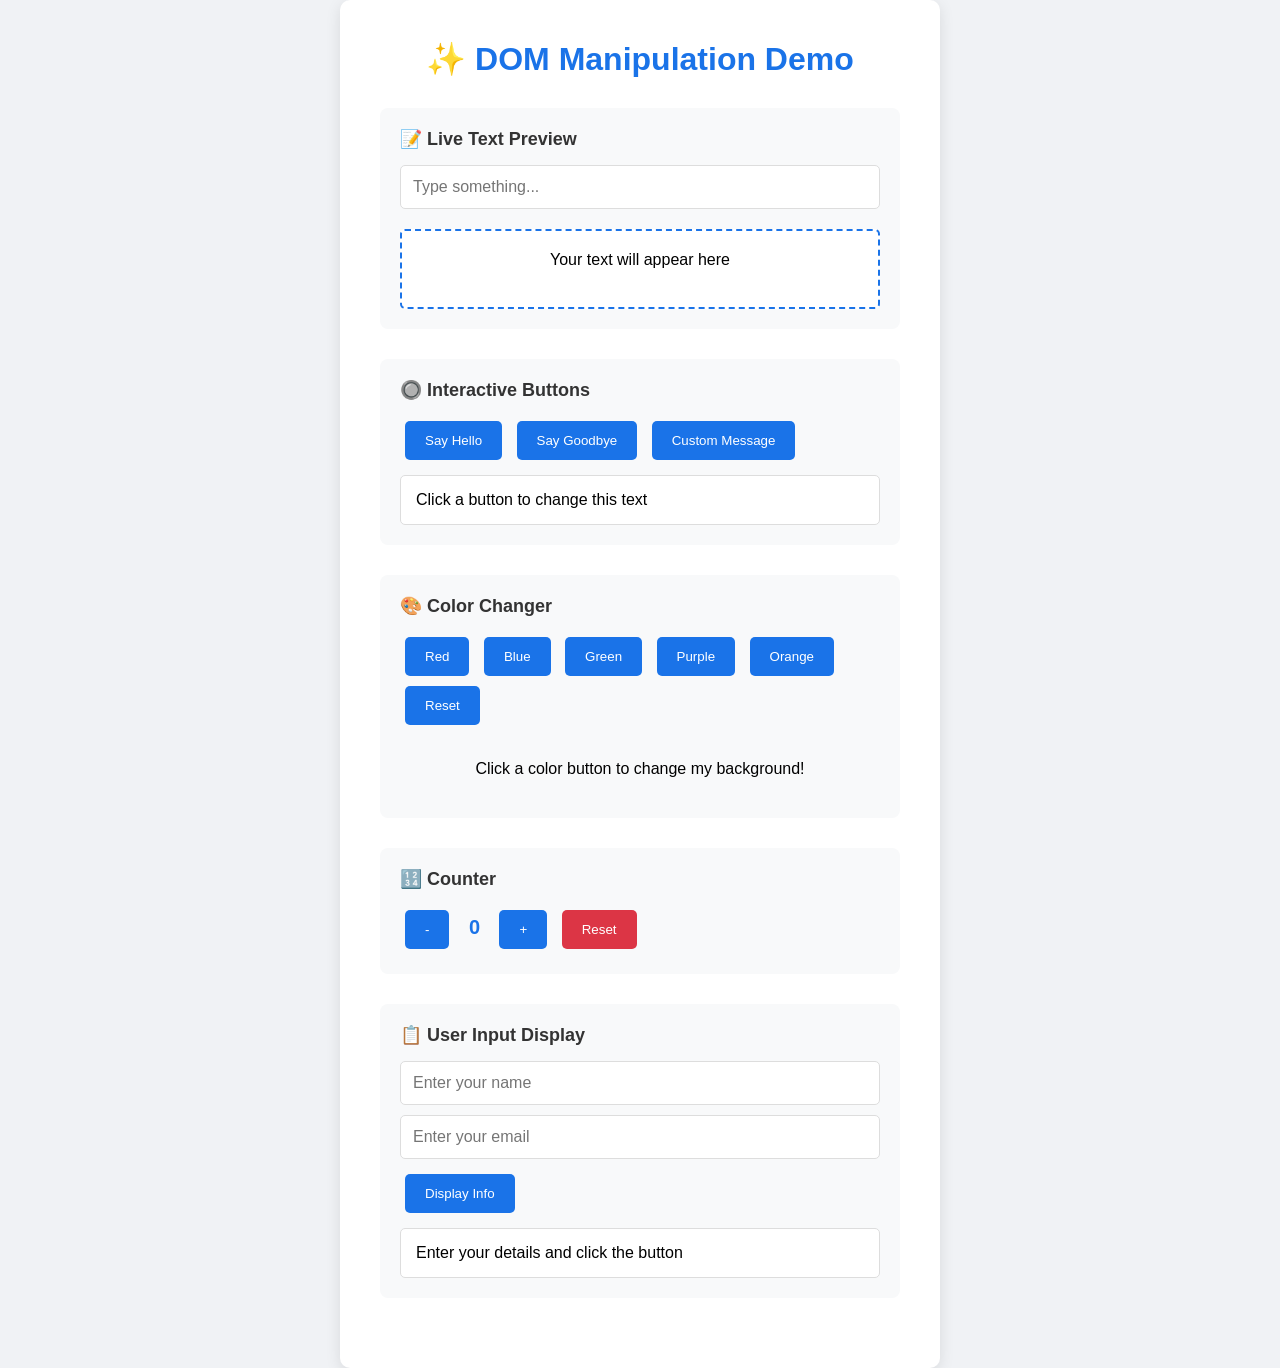
<file: week3/html/dynamic-content.html>
<!DOCTYPE html>
<html lang="en">
<head>
    <meta charset="UTF-8">
    <meta name="viewport" content="width=device-width, initial-scale=1.0">
    <title>Dynamic Content - DOM Manipulation</title>
    <style>
        * {
            margin: 0;
            padding: 0;
            box-sizing: border-box;
        }
        
        body {
            font-family: Arial, sans-serif;
            background: #f0f2f5;
            display: flex;
            justify-content: center;
            align-items: center;
            min-height: 100vh;
        }
        
        .container {
            background: white;
            padding: 40px;
            border-radius: 10px;
            box-shadow: 0 4px 15px rgba(0,0,0,0.1);
            width: 100%;
            max-width: 600px;
        }
        
        h1 {
            text-align: center;
            color: #1a73e8;
            margin-bottom: 30px;
        }
        
        .section {
            margin-bottom: 30px;
            padding: 20px;
            background: #f8f9fa;
            border-radius: 8px;
        }
        
        .section h2 {
            font-size: 18px;
            margin-bottom: 15px;
            color: #333;
        }
        
        input, textarea {
            width: 100%;
            padding: 12px;
            border: 1px solid #ddd;
            border-radius: 5px;
            font-size: 16px;
            margin-bottom: 10px;
        }
        
        button {
            padding: 12px 20px;
            background: #1a73e8;
            color: white;
            border: none;
            border-radius: 5px;
            cursor: pointer;
            transition: background 0.3s;
            margin: 5px;
        }
        
        button:hover {
            background: #1557b0;
        }
        
        .output {
            padding: 15px;
            background: white;
            border: 1px solid #ddd;
            border-radius: 5px;
            margin-top: 10px;
            min-height: 50px;
        }
        
        .preview-box {
            padding: 20px;
            background: white;
            border: 2px dashed #1a73e8;
            border-radius: 5px;
            margin-top: 10px;
            text-align: center;
            min-height: 80px;
        }
        
        .counter {
            font-size: 20px;
            font-weight: bold;
            color: #1a73e8;
            display: inline-block;
            padding: 10px;
        }
        
        .color-box {
            padding: 20px;
            border-radius: 5px;
            text-align: center;
            transition: background 0.3s;
            margin-top: 10px;
        }
        
        .btn-danger {
            background: #dc3545;
        }
        
        .btn-danger:hover {
            background: #c82333;
        }
        
        .btn-success {
            background: #28a745;
        }
        
        .btn-success:hover {
            background: #218838;
        }
    </style>
</head>
<body>
    <div class="container">
        <h1>✨ DOM Manipulation Demo</h1>
        
        <!-- Section 1: Live Text Preview -->
        <div class="section">
            <h2>📝 Live Text Preview</h2>
            <input type="text" id="textInput" placeholder="Type something...">
            <div class="preview-box" id="previewBox">
                Your text will appear here
            </div>
        </div>
        
        <!-- Section 2: Interactive Buttons -->
        <div class="section">
            <h2>🔘 Interactive Buttons</h2>
            <button onclick="changeText('Hello World!')">Say Hello</button>
            <button onclick="changeText('Goodbye!')">Say Goodbye</button>
            <button onclick="changeText('DOM Manipulation is fun!')">Custom Message</button>
            <div class="output" id="outputBox">
                Click a button to change this text
            </div>
        </div>
        
        <!-- Section 3: Color Changer -->
        <div class="section">
            <h2>🎨 Color Changer</h2>
            <button onclick="changeColor('red')">Red</button>
            <button onclick="changeColor('blue')">Blue</button>
            <button onclick="changeColor('green')">Green</button>
            <button onclick="changeColor('purple')">Purple</button>
            <button onclick="changeColor('orange')">Orange</button>
            <button onclick="resetColor()">Reset</button>
            <div class="color-box" id="colorBox">
                Click a color button to change my background!
            </div>
        </div>
        
        <!-- Section 4: Counter -->
        <div class="section">
            <h2>🔢 Counter</h2>
            <button onclick="decrementCounter()">-</button>
            <span class="counter" id="counterDisplay">0</span>
            <button onclick="incrementCounter()">+</button>
            <button onclick="resetCounter()" class="btn-danger">Reset</button>
        </div>
        
        <!-- Section 5: User Input Display -->
        <div class="section">
            <h2>📋 User Input Display</h2>
            <input type="text" id="userName" placeholder="Enter your name">
            <input type="text" id="userEmail" placeholder="Enter your email">
            <button onclick="displayUserInfo()">Display Info</button>
            <div class="output" id="userInfoDisplay">
                Enter your details and click the button
            </div>
        </div>
    </div>
    
    <script>
        // =============================================
        // SECTION 1: Live Text Preview
        // =============================================
        document.getElementById('textInput').addEventListener('input', function() {
            const previewBox = document.getElementById('previewBox');
            const text = this.value.trim();
            
            if (text === '') {
                previewBox.innerHTML = 'Your text will appear here';
                previewBox.style.color = '#999';
            } else {
                previewBox.innerHTML = text;
                previewBox.style.color = '#333';
            }
        });
        
        // =============================================
        // SECTION 2: Interactive Buttons
        // =============================================
        function changeText(message) {
            document.getElementById('outputBox').innerHTML = message;
            document.getElementById('outputBox').style.backgroundColor = '#e8f4fd';
            document.getElementById('outputBox').style.border = '2px solid #1a73e8';
        }
        
        // =============================================
        // SECTION 3: Color Changer
        // =============================================
        function changeColor(color) {
            const box = document.getElementById('colorBox');
            box.style.backgroundColor = color;
            box.style.color = 'white';
            box.innerHTML = 'Current color: ' + color;
        }
        
        function resetColor() {
            const box = document.getElementById('colorBox');
            box.style.backgroundColor = '#f8f9fa';
            box.style.color = '#333';
            box.innerHTML = 'Click a color button to change my background!';
        }
        
        // =============================================
        // SECTION 4: Counter
        // =============================================
        let counter = 0;
        
        function updateCounter() {
            document.getElementById('counterDisplay').textContent = counter;
            
            // Change color based on value
            const display = document.getElementById('counterDisplay');
            if (counter > 0) {
                display.style.color = '#28a745';
            } else if (counter < 0) {
                display.style.color = '#dc3545';
            } else {
                display.style.color = '#1a73e8';
            }
        }
        
        function incrementCounter() {
            counter++;
            updateCounter();
        }
        
        function decrementCounter() {
            counter--;
            updateCounter();
        }
        
        function resetCounter() {
            counter = 0;
            updateCounter();
        }
        
        // =============================================
        // SECTION 5: User Input Display
        // =============================================
        function displayUserInfo() {
            const name = document.getElementById('userName').value.trim();
            const email = document.getElementById('userEmail').value.trim();
            const display = document.getElementById('userInfoDisplay');
            
            if (name === '' || email === '') {
                display.innerHTML = '❌ Please fill in both fields';
                display.style.backgroundColor = '#f8d7da';
                display.style.color = '#721c24';
                display.style.border = '2px solid #f5c6cb';
                return;
            }
            
            // Create dynamic HTML
            display.innerHTML = `
                <div style="text-align: left; padding: 10px;">
                    <p><strong>👤 Name:</strong> ${name}</p>
                    <p><strong>📧 Email:</strong> ${email}</p>
                    <p><strong>⏰ Submitted at:</strong> ${new Date().toLocaleString()}</p>
                    <hr>
                    <p style="color: #28a745;">✅ User information captured successfully!</p>
                </div>
            `;
            display.style.backgroundColor = '#e8f5e9';
            display.style.color = '#333';
            display.style.border = '2px solid #28a745';
        }
    </script>
</body>
</html>
</file>
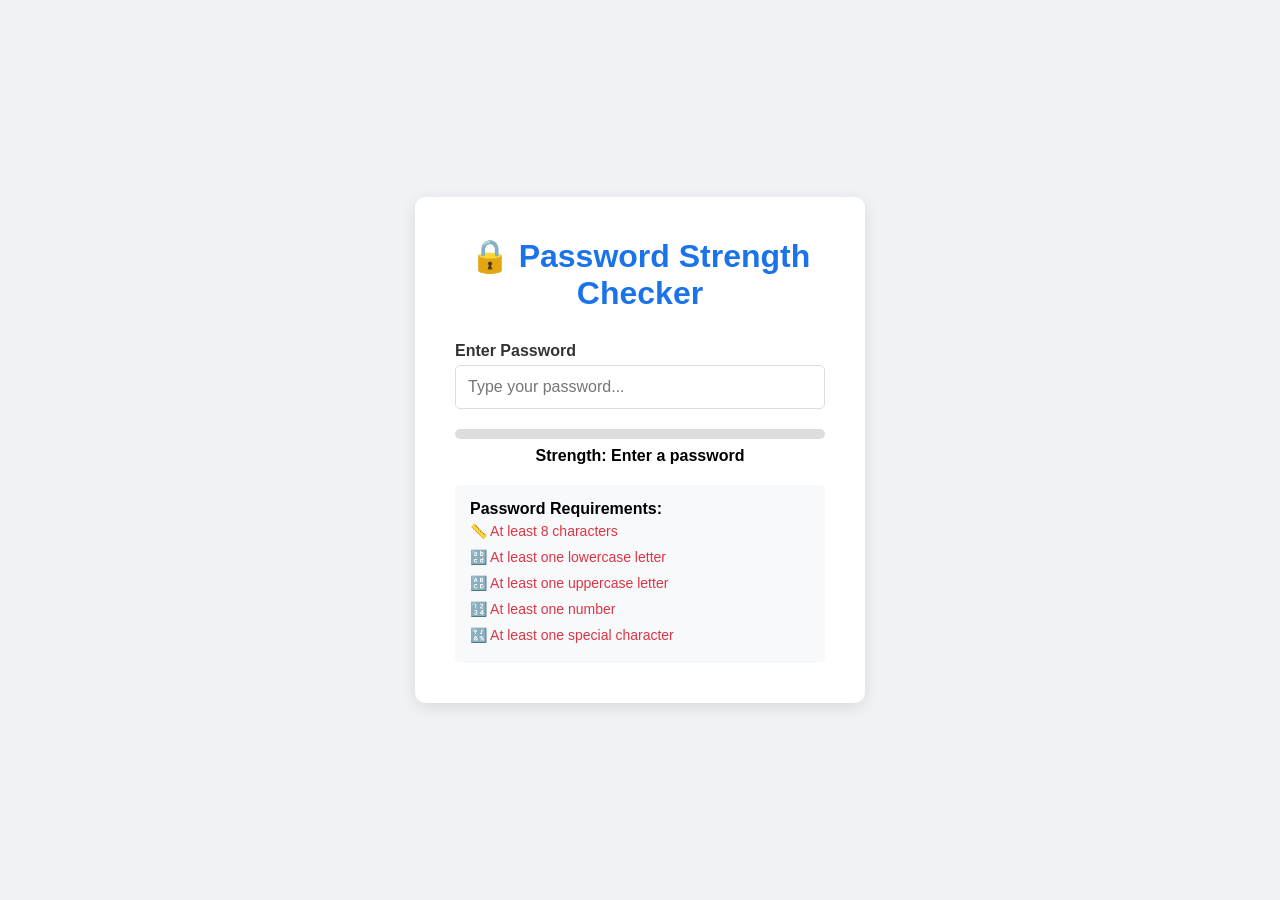
<file: week3/html/password-checker.html>
<!DOCTYPE html>
<html lang="en">
<head>
    <meta charset="UTF-8">
    <meta name="viewport" content="width=device-width, initial-scale=1.0">
    <title>Password Strength Checker</title>
    <style>
        * {
            margin: 0;
            padding: 0;
            box-sizing: border-box;
        }
        
        body {
            font-family: Arial, sans-serif;
            background: #f0f2f5;
            display: flex;
            justify-content: center;
            align-items: center;
            min-height: 100vh;
        }
        
        .container {
            background: white;
            padding: 40px;
            border-radius: 10px;
            box-shadow: 0 4px 15px rgba(0,0,0,0.1);
            width: 100%;
            max-width: 450px;
        }
        
        h1 {
            text-align: center;
            color: #1a73e8;
            margin-bottom: 30px;
        }
        
        .form-group {
            margin-bottom: 20px;
        }
        
        label {
            display: block;
            font-weight: bold;
            margin-bottom: 5px;
            color: #333;
        }
        
        input[type="password"] {
            width: 100%;
            padding: 12px;
            border: 1px solid #ddd;
            border-radius: 5px;
            font-size: 16px;
            transition: border-color 0.3s;
        }
        
        input:focus {
            outline: none;
            border-color: #1a73e8;
        }
        
        .strength-container {
            margin-top: 10px;
        }
        
        .strength-bar {
            width: 100%;
            height: 10px;
            background: #ddd;
            border-radius: 5px;
            overflow: hidden;
        }
        
        #strengthBar {
            height: 100%;
            width: 0%;
            transition: width 0.3s ease, background-color 0.3s ease;
        }
        
        #strengthText {
            margin-top: 8px;
            font-weight: bold;
            text-align: center;
        }
        
        .requirements {
            margin-top: 20px;
            padding: 15px;
            background: #f8f9fa;
            border-radius: 5px;
        }
        
        .requirements ul {
            list-style: none;
            padding: 0;
        }
        
        .requirements li {
            padding: 5px 0;
            font-size: 14px;
        }
        
        .requirements .met {
            color: #28a745;
        }
        
        .requirements .unmet {
            color: #dc3545;
        }
    </style>
</head>
<body>
    <div class="container">
        <h1>🔒 Password Strength Checker</h1>
        
        <div class="form-group">
            <label for="passwordStrength">Enter Password</label>
            <input type="password" id="passwordStrength" placeholder="Type your password...">
        </div>
        
        <div class="strength-container">
            <div class="strength-bar">
                <div id="strengthBar"></div>
            </div>
            <div id="strengthText">Strength: Enter a password</div>
        </div>
        
        <div class="requirements">
            <h4>Password Requirements:</h4>
            <ul>
                <li class="unmet" id="reqLength">📏 At least 8 characters</li>
                <li class="unmet" id="reqLower">🔡 At least one lowercase letter</li>
                <li class="unmet" id="reqUpper">🔠 At least one uppercase letter</li>
                <li class="unmet" id="reqNumber">🔢 At least one number</li>
                <li class="unmet" id="reqSpecial">🔣 At least one special character</li>
            </ul>
        </div>
    </div>
    
    <script src="../js/password-strength.js"></script>
</body>
</html>
</file>
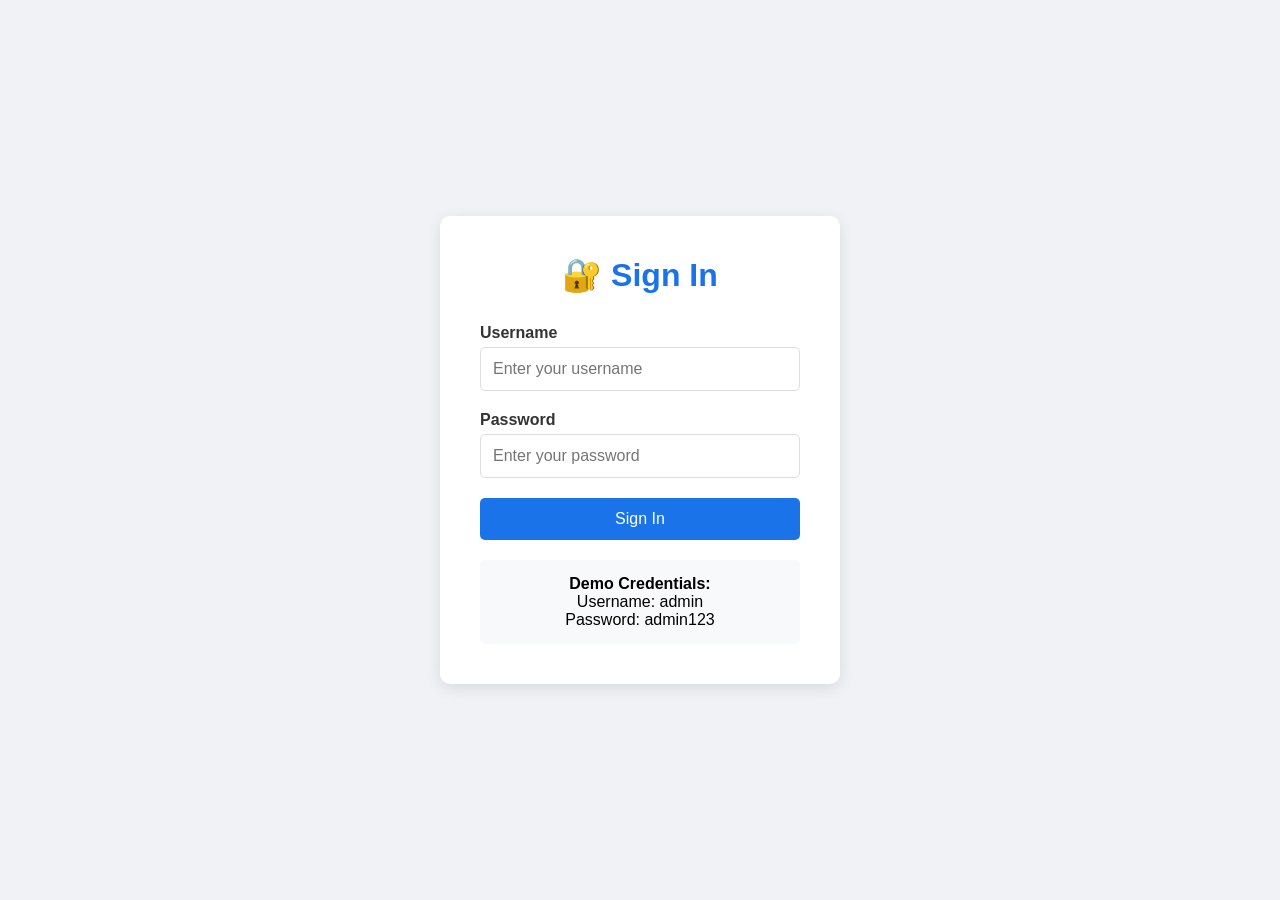
<file: week3/html/validation-form.html>
<!DOCTYPE html>
<html lang="en">
<head>
    <meta charset="UTF-8">
    <meta name="viewport" content="width=device-width, initial-scale=1.0">
    <title>Login Form Validation</title>
    <style>
        * {
            margin: 0;
            padding: 0;
            box-sizing: border-box;
        }
        
        body {
            font-family: Arial, sans-serif;
            background: #f0f2f5;
            display: flex;
            justify-content: center;
            align-items: center;
            min-height: 100vh;
        }
        
        .container {
            background: white;
            padding: 40px;
            border-radius: 10px;
            box-shadow: 0 4px 15px rgba(0,0,0,0.1);
            width: 100%;
            max-width: 400px;
        }
        
        h1 {
            text-align: center;
            color: #1a73e8;
            margin-bottom: 30px;
        }
        
        .form-group {
            margin-bottom: 20px;
        }
        
        label {
            display: block;
            font-weight: bold;
            margin-bottom: 5px;
            color: #333;
        }
        
        input[type="text"],
        input[type="password"],
        input[type="email"] {
            width: 100%;
            padding: 12px;
            border: 1px solid #ddd;
            border-radius: 5px;
            font-size: 16px;
            transition: border-color 0.3s;
        }
        
        input:focus {
            outline: none;
            border-color: #1a73e8;
        }
        
        button {
            width: 100%;
            padding: 12px;
            background: #1a73e8;
            color: white;
            border: none;
            border-radius: 5px;
            font-size: 16px;
            cursor: pointer;
            transition: background 0.3s;
        }
        
        button:hover {
            background: #1557b0;
        }
        
        .error-message {
            color: red;
            font-size: 14px;
            margin-top: 5px;
        }
        
        .demo-credentials {
            margin-top: 20px;
            padding: 15px;
            background: #f8f9fa;
            border-radius: 5px;
            text-align: center;
        }
    </style>
</head>
<body>
    <div class="container">
        <h1>🔐 Sign In</h1>
        
        <form id="loginForm">
            <div class="form-group">
                <label for="username">Username</label>
                <input type="text" id="username" placeholder="Enter your username">
            </div>
            
            <div class="form-group">
                <label for="password">Password</label>
                <input type="password" id="password" placeholder="Enter your password">
            </div>
            
            <button type="submit">Sign In</button>
        </form>
        
        <div class="demo-credentials">
            <strong>Demo Credentials:</strong><br>
            Username: admin<br>
            Password: admin123
        </div>
    </div>
    
    <script src="../js/validation.js"></script>
</body>
</html>
</file>
